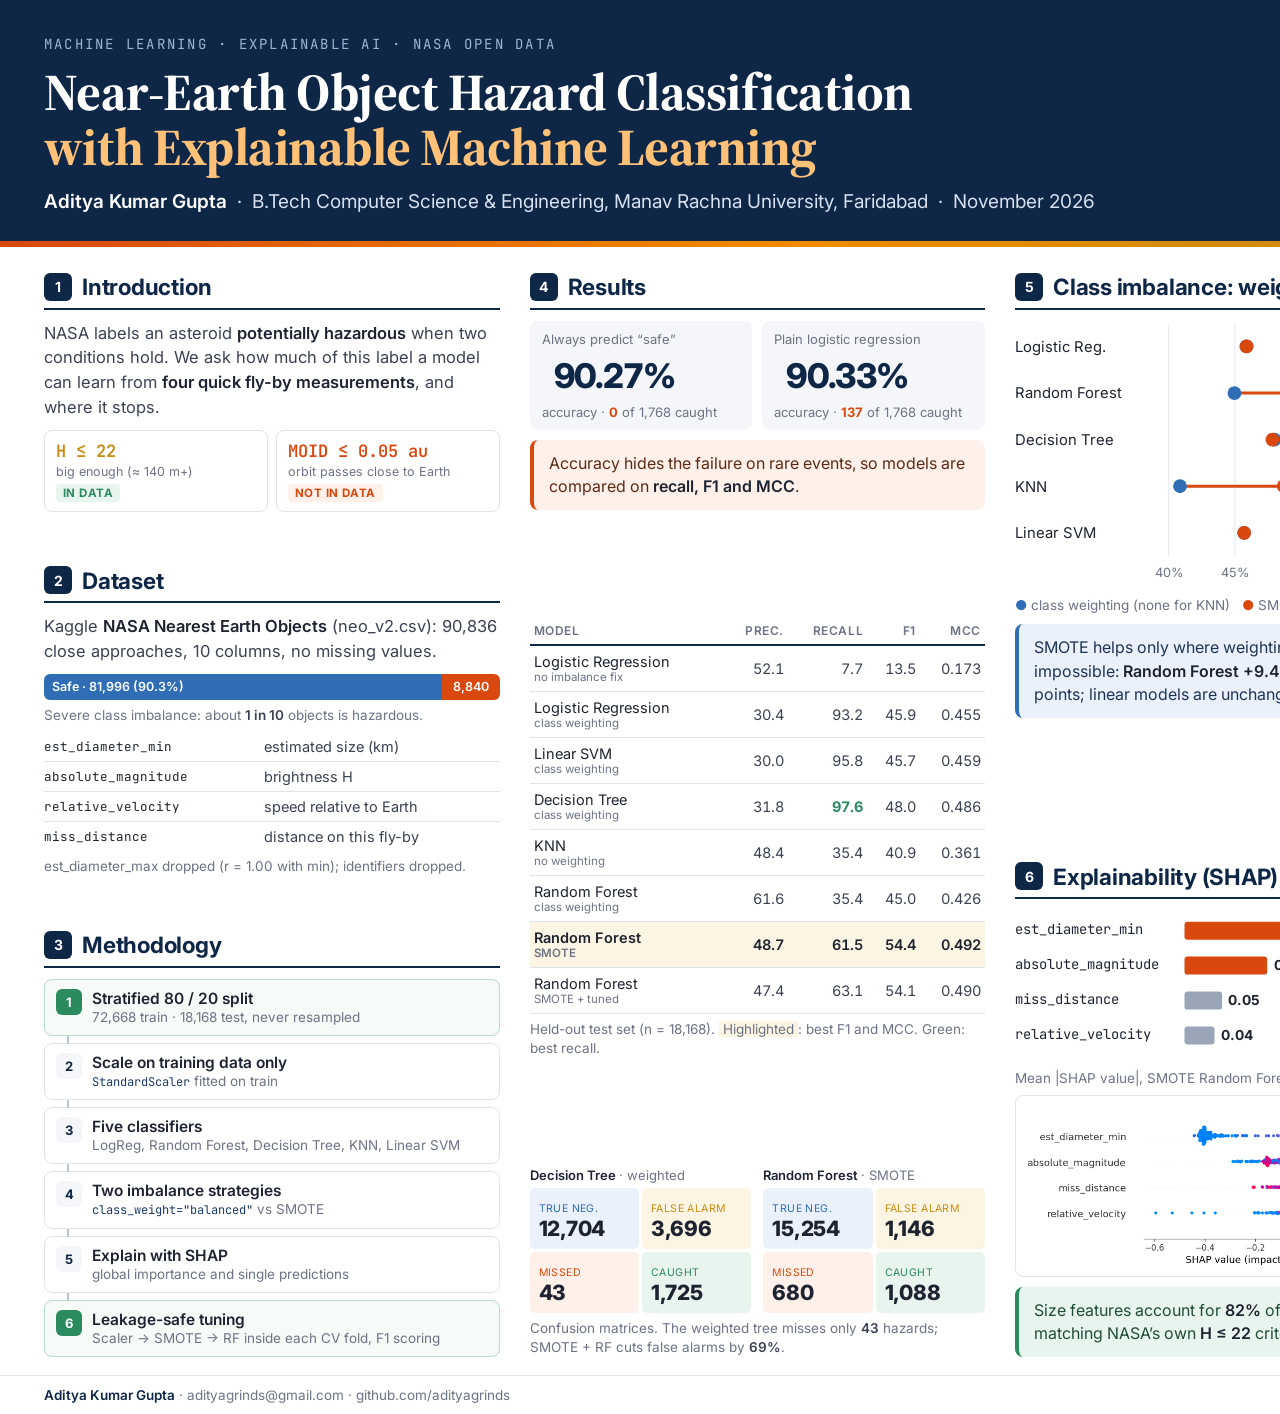
<file: neo-poster.html>
<!doctype html>
<html lang="en">
<head>
<meta charset="utf-8">
<meta name="viewport" content="width=2000">
<title>Poster · NEO Hazard Classification with Explainable ML · Aditya Kumar Gupta</title>
<link rel="preconnect" href="https://fonts.googleapis.com">
<link rel="preconnect" href="https://fonts.gstatic.com" crossorigin>
<link href="https://fonts.googleapis.com/css2?family=Inter:wght@400;500;600;700;800&family=Source+Serif+4:ital,opsz,wght@0,8..60,600;0,8..60,700;1,8..60,400&family=JetBrains+Mono:wght@400;600&display=swap" rel="stylesheet">
<style>
  :root {
    --navy: #0e2747; --navy-2: #1b3b66; --ink: #1d2330; --body: #3a4252; --muted: #6b7385; --rule: #dfe3ea; --soft: #f4f6f9;
    --hz: #d9480f; --hz-soft: #fff1ea; --safe: #2f6db5; --safe-soft: #eaf1fa; --ok: #2b8a5e; --ok-soft: #e8f5ee; --gold: #c98a12; --gold-soft: #fdf5e3;
    --sans: "Inter", sans-serif; --serif: "Source Serif 4", Georgia, serif; --mono: "JetBrains Mono", monospace;
  }
  * { margin: 0; padding: 0; box-sizing: border-box; }
  @page { margin: 0; size: 2000px 1414px; }
  html, body { background: #e9ecf1; }
  body { font-family: var(--sans); color: var(--ink); -webkit-font-smoothing: antialiased; -webkit-print-color-adjust: exact; print-color-adjust: exact; }
  .poster { width: 2000px; height: 1414px; margin: 0 auto; background: #fff; display: flex; flex-direction: column; overflow: hidden; }

  /* header */
  .head { position: relative; background: var(--navy); color: #fff; padding: 34px 44px 30px; display: grid; grid-template-columns: 1fr auto; gap: 40px; align-items: center; overflow: hidden; }
  .head::after { content: ""; position: absolute; left: 0; right: 0; bottom: 0; height: 6px; background: linear-gradient(90deg, var(--hz), #f08c00 40%, var(--gold) 70%, var(--safe)); }
  .head__kicker { font-family: var(--mono); font-size: 14px; letter-spacing: 0.16em; text-transform: uppercase; color: #9fb4d3; margin-bottom: 10px; }
  .head h1 { font-family: var(--serif); font-weight: 700; font-size: 52px; line-height: 1.05; letter-spacing: -0.01em; }
  .head h1 span { color: #ffc078; }
  .head__by { margin-top: 14px; font-size: 19px; color: #d7e1ef; }
  .head__by b { color: #fff; font-weight: 600; }
  .head__stats { display: grid; grid-template-columns: repeat(4, auto); border: 1px solid rgba(255,255,255,.18); border-radius: 10px; overflow: hidden; }
  .head__stats div { padding: 14px 22px; border-left: 1px solid rgba(255,255,255,.18); text-align: center; }
  .head__stats div:first-child { border-left: 0; }
  .head__stats b { display: block; color: #fff; font-size: 32px; font-weight: 800; letter-spacing: -0.02em; }
  .head__stats small { display: block; font-size: 13px; color: #9fb4d3; margin-top: 2px; white-space: nowrap; }

  /* body grid */
  .body { flex: 1; display: grid; grid-template-columns: repeat(4, minmax(0, 1fr)); gap: 30px; padding: 26px 44px 18px; min-height: 0; }
  .col { display: flex; flex-direction: column; justify-content: space-between; gap: 22px; min-width: 0; }
  .sec h2 { display: flex; align-items: center; gap: 10px; font-size: 22.5px; font-weight: 700; color: var(--navy); padding-bottom: 7px; margin-bottom: 11px; border-bottom: 2px solid var(--navy); letter-spacing: -0.01em; }
  .sec h2 i { font-style: normal; display: inline-grid; place-items: center; width: 28px; height: 28px; border-radius: 6px; background: var(--navy); color: #fff; font-size: 14px; font-weight: 700; flex: none; }
  p, li { font-size: 16.5px; line-height: 1.5; color: var(--body); }
  b { color: var(--ink); font-weight: 600; }
  .ul { list-style: none; display: grid; gap: 6px; }
  .ul li { padding-left: 16px; position: relative; }
  .ul li::before { content: ""; position: absolute; left: 2px; top: 9px; width: 6px; height: 6px; border-radius: 2px; background: var(--navy-2); }
  .box { border-radius: 8px; padding: 12px 15px; font-size: 16px; line-height: 1.45; margin-top: 10px; }
  .box--hz { background: var(--hz-soft); border-left: 4px solid var(--hz); color: #5c2a14; }
  .box--nv { background: var(--safe-soft); border-left: 4px solid var(--safe); color: #1d3557; }
  .box--ok { background: var(--ok-soft); border-left: 4px solid var(--ok); color: #1f4d38; }
  .cap { font-size: 13.5px; color: var(--muted); margin-top: 6px; line-height: 1.4; }
  .cap b { color: var(--body); }
  svg text { font-family: var(--sans); }

  .rule { display: grid; grid-template-columns: 1fr 1fr; gap: 8px; margin-top: 10px; }
  .rule div { border: 1px solid var(--rule); border-radius: 8px; padding: 9px 11px; }
  .rule .f { font-family: var(--mono); font-weight: 600; font-size: 17px; }
  .rule small { display: block; font-size: 12.5px; color: var(--muted); margin-top: 2px; }
  .tag { display: inline-block; margin-top: 5px; font-size: 11.5px; font-weight: 700; letter-spacing: .04em; text-transform: uppercase; padding: 2px 7px; border-radius: 4px; }
  .tag--y { background: var(--ok-soft); color: var(--ok); } .tag--n { background: var(--hz-soft); color: var(--hz); }

  .classbar { display: flex; height: 26px; border-radius: 6px; overflow: hidden; margin: 10px 0 4px; font-size: 12.5px; font-weight: 600; color: #fff; }
  .classbar span { display: flex; align-items: center; padding: 0 8px; white-space: nowrap; }
  .feat { width: 100%; border-collapse: collapse; margin-top: 8px; }
  .feat td { font-size: 14.5px; padding: 6px 4px 6px 0; border-bottom: 1px solid var(--rule); color: var(--body); }
  .feat td:first-child { font-family: var(--mono); font-size: 12.5px; color: var(--ink); }
  .feat tr:last-child td { border-bottom: 0; }

  .flow { display: grid; gap: 7px; }
  .step { display: grid; grid-template-columns: 26px 1fr; gap: 10px; align-items: start; border: 1px solid var(--rule); border-radius: 8px; padding: 9px 11px; background: #fff; position: relative; }
  .step + .step::before { content: ""; position: absolute; left: 22px; top: -8px; height: 8px; border-left: 2px solid #b7c3d6; }
  .step .n { width: 26px; height: 26px; border-radius: 6px; display: grid; place-items: center; background: var(--soft); color: var(--navy); font-weight: 700; font-size: 13px; }
  .step.lock { border-color: #b9dccb; background: #f6fbf8; }
  .step.lock .n { background: var(--ok); color: #fff; }
  .step b { display: block; font-size: 15.5px; }
  .step small { display: block; font-size: 13.5px; color: var(--muted); line-height: 1.35; }
  code { font-family: var(--mono); font-size: 12px; color: var(--navy-2); }

  .trap { display: grid; grid-template-columns: 1fr 1fr; gap: 10px; }
  .trap div { border-radius: 8px; padding: 10px 12px; background: var(--soft); }
  .trap .big { font-size: 34px; font-weight: 800; letter-spacing: -0.02em; color: var(--navy); line-height: 1.1; }
  .trap small { display: block; font-size: 13px; color: var(--muted); }
  .trap em { font-style: normal; font-weight: 700; color: var(--hz); }

  .res { width: 100%; border-collapse: collapse; }
  .res th { font-size: 12px; text-transform: uppercase; letter-spacing: .05em; color: var(--muted); font-weight: 600; text-align: right; padding: 4px 4px 6px; border-bottom: 2px solid var(--navy); }
  .res th:first-child { text-align: left; }
  .res td { font-size: 14.5px; padding: 7px 4px; border-bottom: 1px solid var(--rule); text-align: right; font-variant-numeric: tabular-nums; color: var(--body); }
  .res td:first-child { text-align: left; color: var(--ink); }
  .res td:first-child small { display: block; font-size: 11.5px; color: var(--muted); }
  .res tr.best td { background: var(--gold-soft); color: var(--ink); font-weight: 600; }
  .res tr.rec td:nth-child(3) { color: var(--ok); font-weight: 700; }
  .res .hi { font-weight: 700; color: var(--ink); }

  .mats { display: grid; grid-template-columns: 1fr 1fr; gap: 12px; }
  .mat h4 { font-size: 13px; font-weight: 600; color: var(--ink); margin-bottom: 5px; }
  .mat h4 span { color: var(--muted); font-weight: 400; }
  .mg { display: grid; grid-template-columns: 1fr 1fr; gap: 3px; }
  .mg div { border-radius: 5px; padding: 8px 9px; }
  .mg b { display: block; font-size: 21px; font-weight: 800; letter-spacing: -0.01em; }
  .mg small { font-size: 10.5px; text-transform: uppercase; letter-spacing: .04em; }
  .tn { background: var(--safe-soft); } .tn small { color: var(--safe); }
  .fp { background: var(--gold-soft); } .fp small { color: var(--gold); }
  .fn { background: var(--hz-soft); } .fn small { color: var(--hz); }
  .tp { background: var(--ok-soft); } .tp small { color: var(--ok); }

  .fig { border: 1px solid var(--rule); border-radius: 8px; padding: 6px; margin-top: 8px; }
  .fig img { width: 100%; display: block; }
  .refs { list-style: none; display: grid; gap: 4px; counter-reset: r; }
  .refs li { font-size: 13.5px; line-height: 1.4; color: var(--muted); padding-left: 24px; position: relative; counter-increment: r; }
  .refs li::before { content: "[" counter(r) "]"; position: absolute; left: 0; color: var(--navy); font-weight: 600; }
  .refs i { color: var(--body); }

  .foot { display: flex; justify-content: space-between; align-items: center; padding: 11px 44px; border-top: 1px solid var(--rule); font-size: 13.5px; color: var(--muted); }
  .foot b { color: var(--navy); }
</style>
</head>
<body>
<div class="poster" id="poster">

  <header class="head">
    <div>
      <p class="head__kicker">Machine learning · Explainable AI · NASA open data</p>
      <h1>Near-Earth Object Hazard Classification<br><span>with Explainable Machine Learning</span></h1>
      <p class="head__by"><b>Aditya Kumar Gupta</b> &nbsp;·&nbsp; B.Tech Computer Science &amp; Engineering, Manav Rachna University, Faridabad &nbsp;·&nbsp; November 2026</p>
    </div>
    <div class="head__stats">
      <div><b>90,836</b><small>asteroid records</small></div>
      <div><b style="color:#ffa07a">9.73%</b><small>hazardous</small></div>
      <div><b style="color:#8ce99a">97.6%</b><small>best recall</small></div>
      <div><b style="color:#ffc078">0.492</b><small>best MCC</small></div>
    </div>
  </header>

  <main class="body">
    <div class="col">
      <section class="sec">
        <h2><i>1</i>Introduction</h2>
        <p>NASA labels an asteroid <b>potentially hazardous</b> when two conditions hold. We ask how much of this label a model can learn from <b>four quick fly-by measurements</b>, and where it stops.</p>
        <div class="rule">
          <div><span class="f" style="color:var(--gold)">H ≤ 22</span><small>big enough (≈ 140 m+)</small><span class="tag tag--y">in data</span></div>
          <div><span class="f" style="color:var(--hz)">MOID ≤ 0.05 au</span><small>orbit passes close to Earth</small><span class="tag tag--n">not in data</span></div>
        </div>
      </section>

      <section class="sec">
        <h2><i>2</i>Dataset</h2>
        <p>Kaggle <b>NASA Nearest Earth Objects</b> (neo_v2.csv): 90,836 close approaches, 10 columns, no missing values.</p>
        <div class="classbar"><span style="flex:81996;background:var(--safe)">Safe · 81,996 (90.3%)</span><span style="flex:8840;background:var(--hz);justify-content:center">8,840</span></div>
        <p class="cap">Severe class imbalance: about <b>1 in 10</b> objects is hazardous.</p>
        <table class="feat">
          <tr><td>est_diameter_min</td><td>estimated size (km)</td></tr>
          <tr><td>absolute_magnitude</td><td>brightness H</td></tr>
          <tr><td>relative_velocity</td><td>speed relative to Earth</td></tr>
          <tr><td>miss_distance</td><td>distance on this fly-by</td></tr>
        </table>
        <p class="cap">est_diameter_max dropped (r = 1.00 with min); identifiers dropped.</p>
      </section>

      <section class="sec">
        <h2><i>3</i>Methodology</h2>
        <div class="flow">
          <div class="step lock"><span class="n">1</span><div><b>Stratified 80 / 20 split</b><small>72,668 train · 18,168 test, never resampled</small></div></div>
          <div class="step"><span class="n">2</span><div><b>Scale on training data only</b><small><code>StandardScaler</code> fitted on train</small></div></div>
          <div class="step"><span class="n">3</span><div><b>Five classifiers</b><small>LogReg, Random Forest, Decision Tree, KNN, Linear SVM</small></div></div>
          <div class="step"><span class="n">4</span><div><b>Two imbalance strategies</b><small><code>class_weight="balanced"</code> vs SMOTE</small></div></div>
          <div class="step"><span class="n">5</span><div><b>Explain with SHAP</b><small>global importance and single predictions</small></div></div>
          <div class="step lock"><span class="n">6</span><div><b>Leakage-safe tuning</b><small>Scaler → SMOTE → RF inside each CV fold, F1 scoring</small></div></div>
        </div>
      </section>
    </div>

    <div class="col">
      <section class="sec">
        <h2><i>4</i>Results</h2>
        <div class="trap">
          <div><small>Always predict “safe”</small><div class="big">90.27%</div><small>accuracy · <em>0</em> of 1,768 caught</small></div>
          <div><small>Plain logistic regression</small><div class="big">90.33%</div><small>accuracy · <em>137</em> of 1,768 caught</small></div>
        </div>
        <div class="box box--hz">Accuracy hides the failure on rare events, so models are compared on <b>recall, F1 and MCC</b>.</div>
      </section>

      <section class="sec">
        <table class="res" id="res">
          <thead><tr><th>Model</th><th>Prec.</th><th>Recall</th><th>F1</th><th>MCC</th></tr></thead>
          <tbody></tbody>
        </table>
        <p class="cap">Held-out test set (n = 18,168). <span style="background:var(--gold-soft);padding:0 4px">Highlighted</span>: best F1 and MCC. Green: best recall.</p>
      </section>

      <section class="sec">
        <div class="mats" id="mats"></div>
        <p class="cap">Confusion matrices. The weighted tree misses only <b>43</b> hazards; SMOTE + RF cuts false alarms by <b>69%</b>.</p>
      </section>
    </div>

    <div class="col">
      <section class="sec">
        <h2><i>5</i>Class imbalance: weighting vs SMOTE</h2>
        <svg id="db" width="100%" viewBox="0 0 430 250"></svg>
        <p class="cap"><span style="color:var(--safe)">●</span> class weighting (none for KNN) &nbsp; <span style="color:var(--hz)">●</span> SMOTE. F1 on the same test set.</p>
        <div class="box box--nv">SMOTE helps only where weighting was weak or impossible: <b>Random Forest +9.4</b> and <b>KNN +7.8</b> F1 points; linear models are unchanged.</div>
      </section>

      <section class="sec">
        <h2><i>6</i>Explainability (SHAP)</h2>
        <svg id="shap" width="100%" viewBox="0 0 430 140"></svg>
        <p class="cap">Mean |SHAP value|, SMOTE Random Forest, 300 test asteroids.</p>
        <div class="fig"><img src="assets/neo/shap-beeswarm.png" alt="SHAP beeswarm plot"></div>
        <div class="box box--ok">Size features account for <b>82%</b> of the model’s reasoning, matching NASA’s own <b>H ≤ 22</b> criterion.</div>
      </section>
    </div>

    <div class="col">
      <section class="sec">
        <h2><i>7</i>Key finding: a precision ceiling</h2>
        <svg id="ceil" width="100%" viewBox="0 0 430 250"></svg>
        <p class="cap">Precision of all 12 trained models. None exceeds <b>61.6%</b>, and tuning does not move it.</p>
        <div class="box box--hz">Among large asteroids, hazardous and safe objects look <b>identical</b> without the orbit (MOID). The limit is <b>missing information</b>, not the algorithm.</div>
      </section>

      <section class="sec">
        <h2><i>8</i>Conclusions</h2>
        <ul class="ul">
          <li>Accuracy is misleading for rare-event detection; use recall, F1 and MCC.</li>
          <li>A size-only screen catches <b>97.6%</b> of hazards without fitting an orbit, useful for prioritising follow-up.</li>
          <li><b>SMOTE + Random Forest</b> gives the best balance (F1 54.4%, MCC 0.492).</li>
          <li>Future models need <b>orbital features</b> (MOID, orbital elements).</li>
        </ul>
      </section>

      <section class="sec">
        <h2><i>9</i>References</h2>
        <ol class="refs">
          <li>NASA CNEOS. <i>NEO Basics: Potentially Hazardous Asteroids.</i></li>
          <li>S. Vani. <i>NASA Nearest Earth Objects</i>, Kaggle dataset.</li>
          <li>Chawla et al. <i>SMOTE: Synthetic Minority Over-sampling Technique.</i> JAIR, 2002.</li>
          <li>Lundberg &amp; Lee. <i>A Unified Approach to Interpreting Model Predictions.</i> NeurIPS, 2017.</li>
          <li>Pedregosa et al. <i>Scikit-learn: Machine Learning in Python.</i> JMLR, 2011.</li>
        </ol>
      </section>
    </div>
  </main>

  <footer class="foot">
    <span><b>Aditya Kumar Gupta</b> · adityagrinds@gmail.com · github.com/adityagrinds</span>
    <span>Python · pandas · scikit-learn · imbalanced-learn · SHAP · Matplotlib · Seaborn</span>
  </footer>
</div>

<script>
(() => {
  const NS = 'http://www.w3.org/2000/svg';
  const el = (t, a, p, txt) => { const e = document.createElementNS(NS, t); for (const k in a) e.setAttribute(k, a[k]); if (txt != null) e.textContent = txt; p.appendChild(e); return e; };
  const st = ([tn, fp, fn, tp]) => { const prec = tp / (tp + fp), rec = tp / (tp + fn); return { prec, rec, f1: 2 * prec * rec / (prec + rec), mcc: (tp * tn - fp * fn) / Math.sqrt((tp + fp) * (tp + fn) * (tn + fp) * (tn + fn)) }; };
  const M = {
    lr:   ['Logistic Regression', 'no imbalance fix', [16274, 126, 1631, 137]],
    lrb:  ['Logistic Regression', 'class weighting', [12631, 3769, 120, 1648]],
    svm:  ['Linear SVM', 'class weighting', [12450, 3950, 74, 1694]],
    dt:   ['Decision Tree', 'class weighting', [12704, 3696, 43, 1725]],
    knn:  ['KNN', 'no weighting', [15734, 666, 1143, 625]],
    rf:   ['Random Forest', 'class weighting', [16010, 390, 1142, 626]],
    slr:  ['Logistic Regression', 'SMOTE', [12634, 3766, 120, 1648]],
    sdt:  ['Decision Tree', 'SMOTE', [12815, 3585, 85, 1683]],
    sknn: ['KNN', 'SMOTE', [14228, 2172, 500, 1268]],
    ssvm: ['Linear SVM', 'SMOTE', [12453, 3947, 75, 1693]],
    srf:  ['Random Forest', 'SMOTE', [15254, 1146, 680, 1088]],
    trf:  ['Random Forest', 'SMOTE + tuned', [15161, 1239, 652, 1116]],
  };
  for (const k in M) M[k].s = st(M[k][2]);
  const p1 = (v) => (v * 100).toFixed(1);

  const tb = document.querySelector('#res tbody');
  ['lr', 'lrb', 'svm', 'dt', 'knn', 'rf', 'srf', 'trf'].forEach((k) => {
    const [n, g] = M[k], s = M[k].s;
    tb.insertAdjacentHTML('beforeend', `<tr class="${k === 'srf' ? 'best' : k === 'dt' ? 'rec' : ''}"><td>${n}<small>${g}</small></td><td>${p1(s.prec)}</td><td>${p1(s.rec)}</td><td class="${k === 'srf' ? 'hi' : ''}">${p1(s.f1)}</td><td>${s.mcc.toFixed(3)}</td></tr>`);
  });

  const mats = document.getElementById('mats'), f = (x) => x.toLocaleString('en-US');
  [['dt', 'Decision Tree', 'weighted'], ['srf', 'Random Forest', 'SMOTE']].forEach(([k, n, g]) => {
    const [tn, fp, fn, tp] = M[k][2];
    mats.insertAdjacentHTML('beforeend', `<div class="mat"><h4>${n} <span>· ${g}</span></h4><div class="mg">
      <div class="tn"><small>True neg.</small><b>${f(tn)}</b></div><div class="fp"><small>False alarm</small><b>${f(fp)}</b></div>
      <div class="fn"><small>Missed</small><b>${f(fn)}</b></div><div class="tp"><small>Caught</small><b>${f(tp)}</b></div></div></div>`);
  });

  const db = document.getElementById('db');
  const pairs = [['lrb', 'slr', 'Logistic Reg.'], ['rf', 'srf', 'Random Forest'], ['dt', 'sdt', 'Decision Tree'], ['knn', 'sknn', 'KNN'], ['svm', 'ssvm', 'Linear SVM']];
  const x0 = 120, x1 = 370, lo = 0.38, hi = 0.58, X = (v) => x0 + ((v - lo) / (hi - lo)) * (x1 - x0);
  [0.4, 0.45, 0.5, 0.55].forEach((t) => {
    el('line', { x1: X(t), x2: X(t), y1: 4, y2: 222, stroke: '#e6e9ef' }, db);
    el('text', { x: X(t), y: 242, 'text-anchor': 'middle', 'font-size': 12, fill: '#6b7385' }, db, Math.round(t * 100) + '%');
  });
  pairs.forEach(([a, b, n], i) => {
    const y = 24 + i * 44, va = M[a].s.f1, vb = M[b].s.f1, d = (vb - va) * 100;
    el('text', { x: 0, y: y + 5, 'font-size': 14, fill: '#1d2330' }, db, n);
    el('line', { x1: X(va), x2: X(vb), y1: y, y2: y, stroke: d > 1 ? '#d9480f' : '#b7c3d6', 'stroke-width': 3 }, db);
    el('circle', { cx: X(va), cy: y, r: 6.5, fill: '#2f6db5' }, db);
    el('circle', { cx: X(vb), cy: y, r: 6.5, fill: '#d9480f' }, db);
    el('text', { x: 430, y: y + 5, 'text-anchor': 'end', 'font-size': 13.5, 'font-weight': 700, fill: d > 1 ? '#2b8a5e' : '#6b7385' }, db, (d >= 0 ? '+' : '') + d.toFixed(1));
  });

  const sh = document.getElementById('shap');
  [['est_diameter_min', 0.31, '#d9480f'], ['absolute_magnitude', 0.11, '#d9480f'], ['miss_distance', 0.05, '#9aa5b8'], ['relative_velocity', 0.04, '#9aa5b8']].forEach(([n, v, c], i) => {
    const y = 6 + i * 33;
    el('text', { x: 0, y: y + 17, 'font-size': 13, fill: '#1d2330', style: 'font-family:JetBrains Mono' }, sh, n);
    el('rect', { x: 160, y: y + 5, width: (v / 0.31) * 220, height: 17, rx: 3, fill: c }, sh);
    el('text', { x: 166 + (v / 0.31) * 220, y: y + 18, 'font-size': 13, 'font-weight': 700, fill: '#1d2330' }, sh, v.toFixed(2));
  });

  const ce = document.getElementById('ceil');
  const order = ['lr', 'lrb', 'rf', 'dt', 'knn', 'svm', 'slr', 'srf', 'sdt', 'sknn', 'ssvm', 'trf'];
  const ab = { lr: 'LR', lrb: 'LR', rf: 'RF', dt: 'DT', knn: 'KNN', svm: 'SVM', slr: 'LR', srf: 'RF', sdt: 'DT', sknn: 'KNN', ssvm: 'SVM', trf: 'RF*' };
  const base = 200, H = 180, top = 0.75, bw = 24, gap = (430 - 30 - order.length * bw) / order.length;
  [0, 0.25, 0.5, 0.75].forEach((t) => {
    el('line', { x1: 30, x2: 430, y1: base - (t / top) * H, y2: base - (t / top) * H, stroke: '#eef0f4' }, ce);
    el('text', { x: 24, y: base - (t / top) * H + 4, 'text-anchor': 'end', 'font-size': 11, fill: '#6b7385' }, ce, t * 100 + '%');
  });
  const maxP = Math.max(...order.map((k) => M[k].s.prec));
  order.forEach((k, i) => {
    const v = M[k].s.prec, h = (v / top) * H, x = 30 + gap / 2 + i * (bw + gap);
    const fill = i === 0 ? '#9aa5b8' : i <= 5 ? '#2f6db5' : i <= 10 ? '#d9480f' : '#c98a12';
    el('rect', { x, y: base - h, width: bw, height: h, fill, opacity: v === maxP ? 1 : 0.85 }, ce);
    el('text', { x: x + bw / 2, y: base + 15, 'text-anchor': 'middle', 'font-size': 10.5, fill: '#3a4252' }, ce, ab[k]);
  });
  const yl = base - (maxP / top) * H;
  el('line', { x1: 30, x2: 430, y1: yl, y2: yl, stroke: '#1d2330', 'stroke-width': 1.5, 'stroke-dasharray': '6 4' }, ce);
  el('text', { x: 430, y: yl - 6, 'text-anchor': 'end', 'font-size': 12.5, 'font-weight': 700, fill: '#1d2330' }, ce, 'ceiling 61.6%');
  [['none', '#9aa5b8'], ['weighting', '#2f6db5'], ['SMOTE', '#d9480f'], ['tuned', '#c98a12']].forEach(([t, c], i) => {
    el('rect', { x: 34 + i * 96, y: 232, width: 11, height: 11, fill: c }, ce);
    el('text', { x: 50 + i * 96, y: 242, 'font-size': 12, fill: '#3a4252' }, ce, t);
  });
})();
</script>
</body>
</html>
</file>
